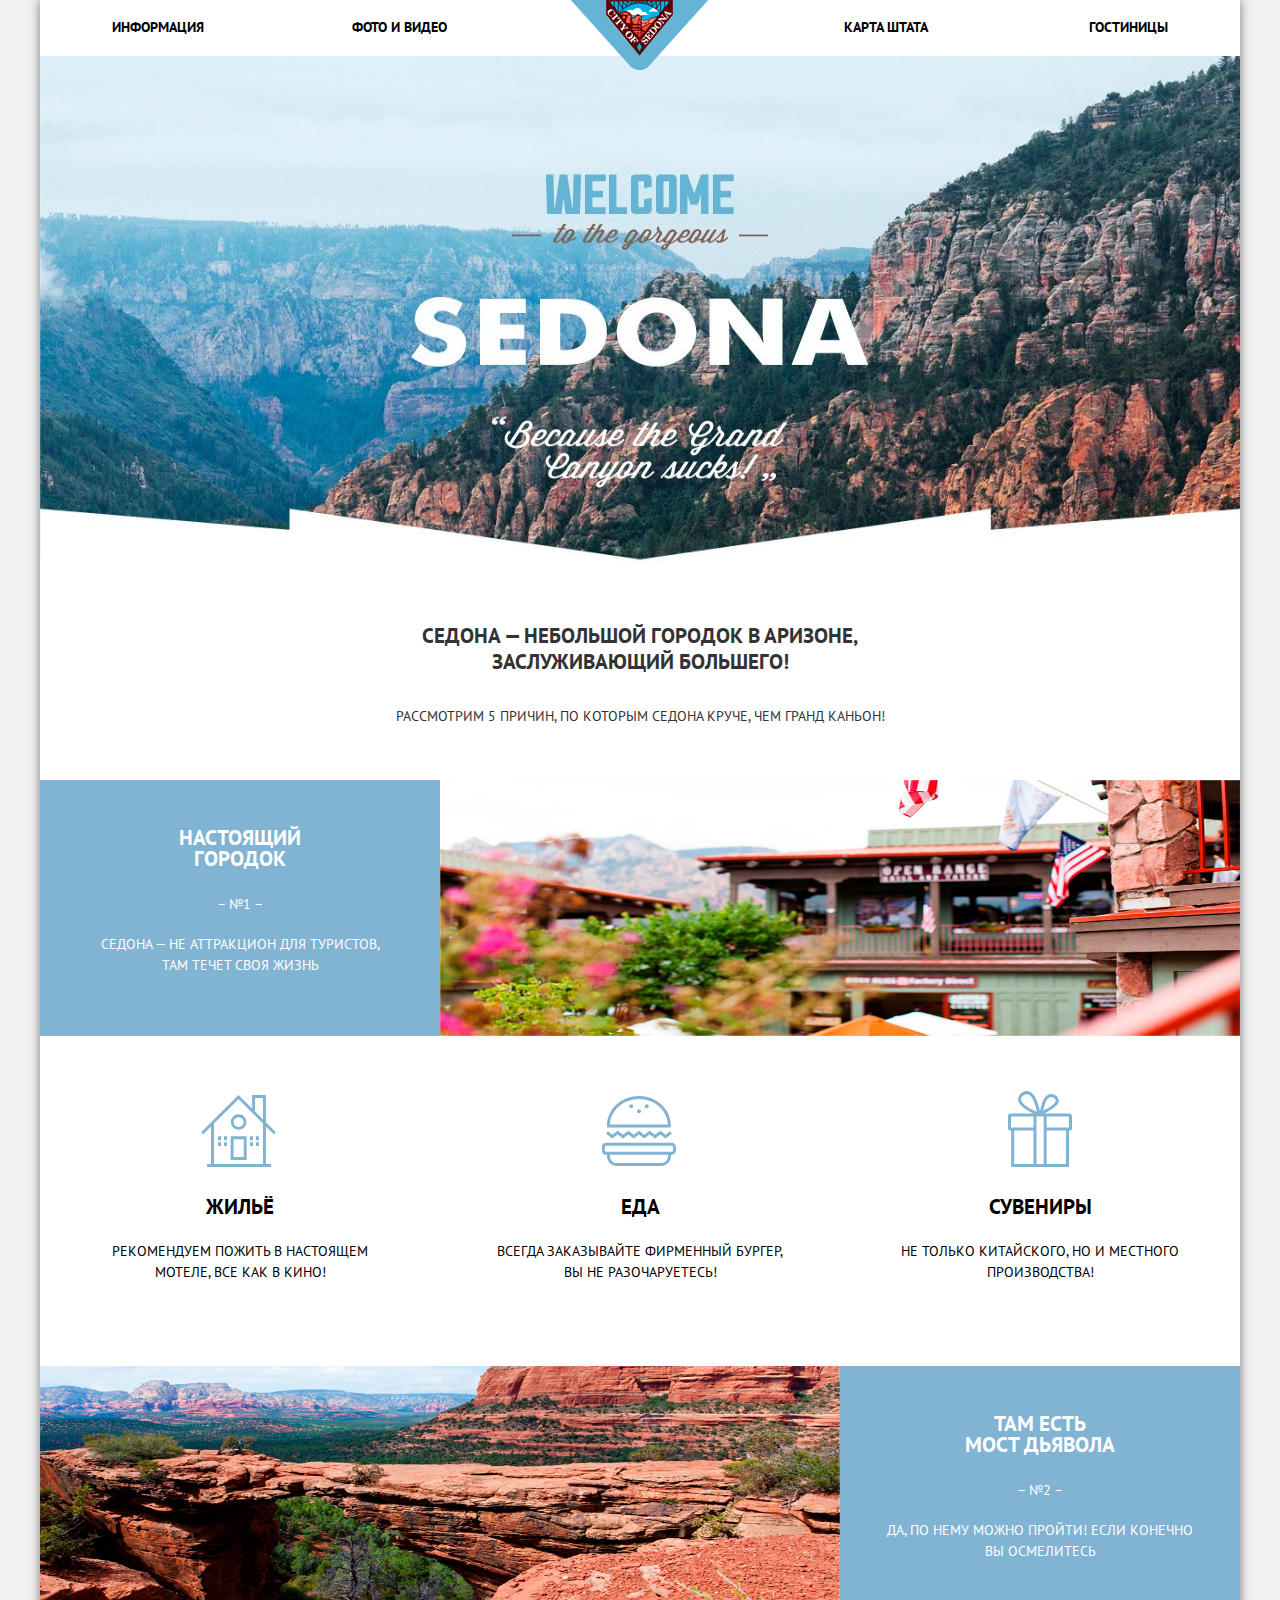
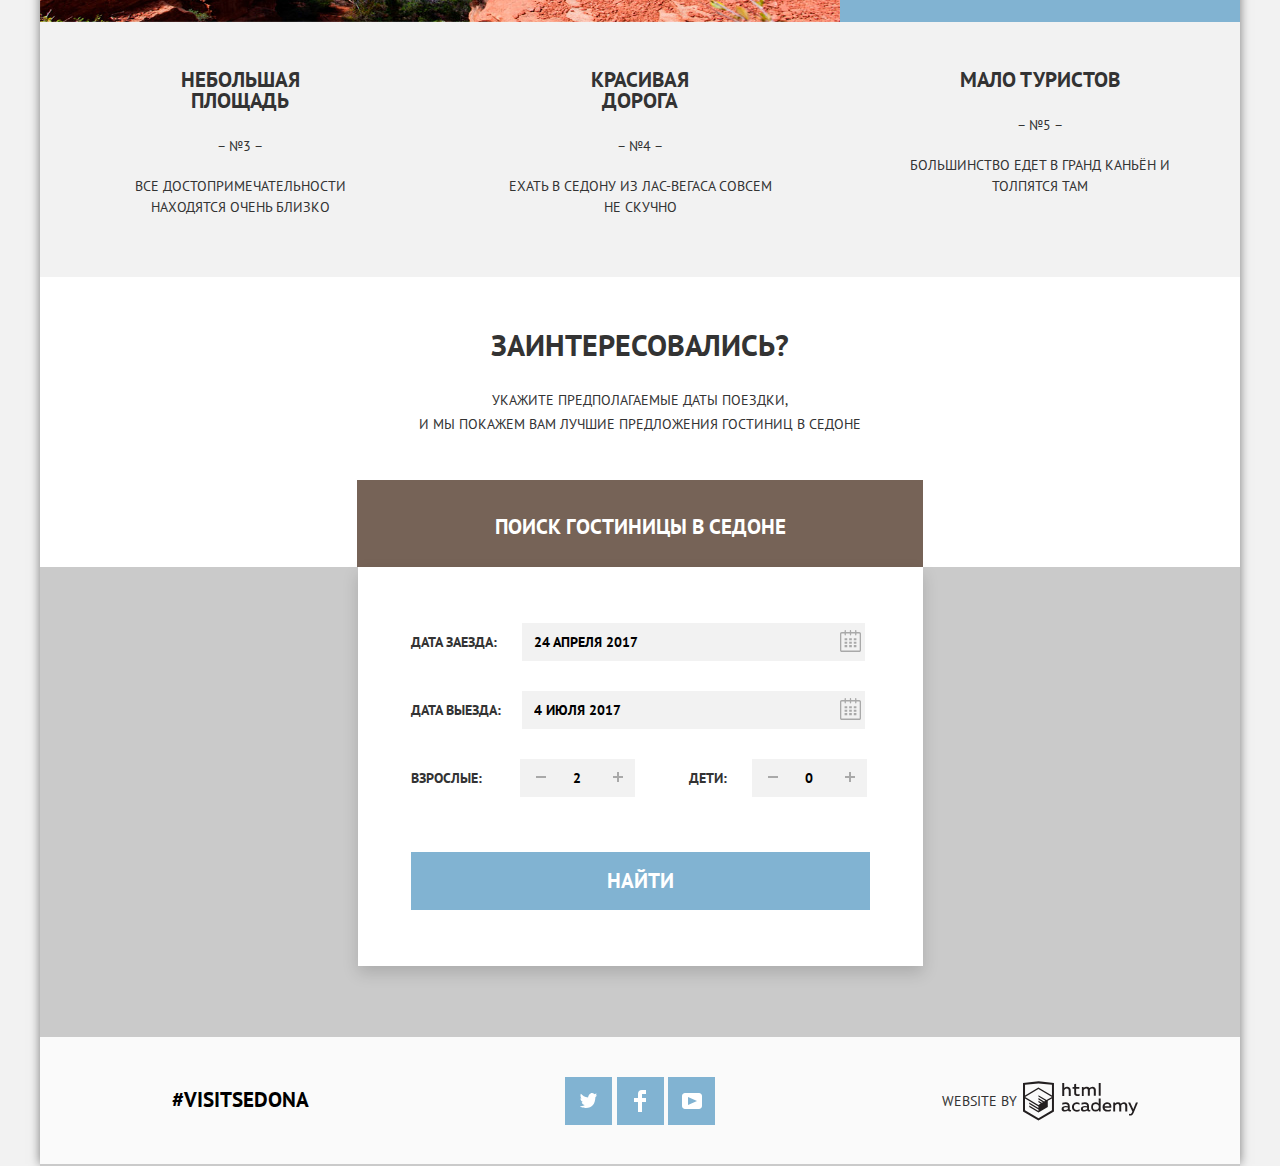
<file: index.html>
<!DOCTYPE html>
<html lang="ru">
<head>
    <meta charset="utf-8">
    <title>HTML Academy: Седона</title>
    <link href="https://fonts.googleapis.com/css?family=PT+Sans:400,700&amp;subset=cyrillic" rel="stylesheet" />
    <link rel="stylesheet" type="text/css" href="css/normalize.css" />
    <link rel="stylesheet" type="text/css" href="css/style-min.css" />
</head>
<body>
    <div class="container">
        <header class="main-header">
            <nav class="main-navigation">
                <a class="main-navigation-logo">
                    <img src="img/logo-sedona.png" width="138" height="70" alt="LogoSedona">
                </a>
                <ul class="site-navigation">
                    <li class="nav-one"><a href="#">Информация</a>
                    </li>
                    <li class="nav-two"><a href="#">Фото и видео</a>
                    </li>
                    <li class="nav-three"><a href="#">Карта Штата</a>
                    </li>
                    <li class="nav-four"><a href="hotels.html">Гостиницы</a>
                    </li>
                </ul>
            </nav>
        </header>
        <main>
            <div class="promo-block">
                <img src="img/intro.jpg" alt="main-header-img" width="1200" height="507">
            </div>
            <section class="features-title">
                <p class="title-one">
                    СЕДОНА &mdash; небольшой городок в АРИЗОНЕ, заслуживающий большего!
                </p>
                <p class="title-two">
                    Рассмотрим 5 причин, по которым Седона круче, чем гранд каньон!
                </p>
            </section>
            <section>
                <div class="blue-couse-wrapper couse-wrapper">
                    <div class="couse couse-blue-one">
                        <h2>Настоящий городок</h2>
                        <span>– №1 –</span>
                        <p>Седона &mdash; не аттракцион для туристов, там течет своя жизнь
                        </p>
                    </div>
                    <div class="couse-image">
                        <img src="img/city-image.jpg" alt="city-image" width="800" height="256">
                    </div>
                </div>
                <section class="features">
                    <div class="features-item features-item-one">
                        <h2>Жильё</h2>
                        <p>Рекомендуем пожить в настоящем мотеле, все как в кино!</p>
                    </div>
                    <div class="features-item features-item-two">
                        <h2>Еда</h2>
                        <p>Всегда заказывайте фирменный бургер,
                            <br> Вы не разочаруетесь!</p>
                    </div>
                    <div class="features-item features-item-three">
                        <h2>Сувениры</h2>
                        <p>Не только китайского, но и местного производства!</p>
                    </div>
                </section>
                <div class="blue-couse-wrapper couse-wrapper">
                    <div class="couse-image">
                        <img src="img/canyon-image.jpg" alt="canyon-image" width="800" height="256">
                    </div>
                    <div class="couse couse-blue-two">
                        <h2>Там есть<br>мост дьявола</h2>
                        <span>– №2 –</span>
                        <p>Да, по нему можно пройти! Если конечно вы осмелитесь</p>
                    </div>
                </div>
                <section class="couse-wrapper wrapper-gray">
                    <div class="couse couse-gray">
                        <h2>Небольшая Площадь</h2>
                        <span>– №3 –</span>
                        <p>Все достопримечательности находятся очень близко</p>
                    </div>
                    <div class="couse couse-gray couse-gray-middle">
                        <h2 class="nice-road">Красивая Дорога</h2>
                        <span>– №4 –</span>
                        <p>Ехать в седону из лас-вегаса совсем не скучно</p>
                    </div>
                    <div class="couse couse-gray">
                        <h2 class="min-turist">Мало Туристов</h2>
                        <span>– №5 –</span>
                        <p>Большинство едет в гранд каньён и толпятся там</p>
                    </div>
                </section>
            </section>
            <section class="interest">
                <div class="interest-text">
                    <h2>Заинтересовались?</h2>
                    <p>Укажите предполагаемые даты поездки,
                        <br> и мы покажем вам лучшие предложения гостиниц в Седоне</p>
                    <a href="#" class="search-hotel-button">Поиск гостиницы в седоне</a>
                </div>
            </section>
        <div class="modal-search modal-open">
            <form class="search-form" action="https://echo.htmlacademy.ru" method="post">
                <div class="search-form-content">
                    <div class="in-row">
                        <label for="date-in">Дата заезда:</label>
                        <input type="text" id="date-in" value="24 апреля 2017">
                        <span class="visually-hidden">Calendar-icon</span>
                        <a href="#" class="calendar-icon">
                            <svg xmlns="http://www.w3.org/2000/svg" width="21" height="22" viewBox="0 0 21 22">
                                <path fill="#a9a9a9" d="M19.251 2.025h-2.845V.648c0-.381-.294-.689-.656-.689-.363 0-.656.308-.656.689v1.377h-3.938V.648c0-.381-.294-.689-.655-.689-.363 0-.657.308-.657.689v1.377H5.906V.648c0-.381-.294-.689-.656-.689-.363 0-.657.308-.657.689v1.377H1.75C.784 2.025 0 2.847 0 3.862v16.302C0 21.179.784 22 1.75 22h17.501c.966 0 1.749-.821 1.749-1.836V3.862c0-1.015-.783-1.837-1.749-1.837zm.437 18.139a.448.448 0 0 1-.437.459H1.75a.45.45 0 0 1-.438-.459V3.862a.45.45 0 0 1 .438-.459h2.844v1.378c0 .381.294.689.657.689.362 0 .656-.308.656-.689V3.403h3.938v1.378c0 .381.294.689.657.689.361 0 .655-.308.655-.689V3.403h3.938v1.378c0 .381.293.689.656.689.362 0 .656-.308.656-.689V3.403h2.845c.241 0 .437.206.437.459v16.302z" />
                                <path fill="#a9a9a9" d="M4.594 8.225h2.625v2.066H4.594zM4.594 11.668h2.625v2.067H4.594zM4.594 15.112h2.625v2.066H4.594zM9.188 15.112h2.625v2.066H9.188zM9.188 11.668h2.625v2.067H9.188zM9.188 8.225h2.625v2.066H9.188zM13.781 15.112h2.625v2.066h-2.625zM13.781 11.668h2.625v2.067h-2.625zM13.781 8.225h2.625v2.066h-2.625z" />
                            </svg>
                        </a>
                    </div>
                    <div class="out-row">
                        <label for="date-out">Дата выезда:</label>
                        <input type="text" id="date-out" value="4 июля 2017">
                        <span class="visually-hidden">Calendar-icon</span>
                        <a href="#" class="calendar-icon">
                            <svg xmlns="http://www.w3.org/2000/svg" width="21" height="22" viewBox="0 0 21 22">
                                <path fill="#a9a9a9" d="M19.251 2.025h-2.845V.648c0-.381-.294-.689-.656-.689-.363 0-.656.308-.656.689v1.377h-3.938V.648c0-.381-.294-.689-.655-.689-.363 0-.657.308-.657.689v1.377H5.906V.648c0-.381-.294-.689-.656-.689-.363 0-.657.308-.657.689v1.377H1.75C.784 2.025 0 2.847 0 3.862v16.302C0 21.179.784 22 1.75 22h17.501c.966 0 1.749-.821 1.749-1.836V3.862c0-1.015-.783-1.837-1.749-1.837zm.437 18.139a.448.448 0 0 1-.437.459H1.75a.45.45 0 0 1-.438-.459V3.862a.45.45 0 0 1 .438-.459h2.844v1.378c0 .381.294.689.657.689.362 0 .656-.308.656-.689V3.403h3.938v1.378c0 .381.294.689.657.689.361 0 .655-.308.655-.689V3.403h3.938v1.378c0 .381.293.689.656.689.362 0 .656-.308.656-.689V3.403h2.845c.241 0 .437.206.437.459v16.302z" />
                                <path fill="#a9a9a9" d="M4.594 8.225h2.625v2.066H4.594zM4.594 11.668h2.625v2.067H4.594zM4.594 15.112h2.625v2.066H4.594zM9.188 15.112h2.625v2.066H9.188zM9.188 11.668h2.625v2.067H9.188zM9.188 8.225h2.625v2.066H9.188zM13.781 15.112h2.625v2.066h-2.625zM13.781 11.668h2.625v2.067h-2.625zM13.781 8.225h2.625v2.066h-2.625z" />
                            </svg>
                        </a>
                    </div>
                    <div class="adults-numb">
                        <label for="adults-numb">Взрослые:</label>
                        <span class="input-wrapp">
                            <button class="search-minus adults-minus" type="button"></button>
                            <input type="text" value="2" id="adults-numb">
                            <button class="search-plus adults-plus" type="button"></button>
                        </span>
                    </div>
                    <div class="kids-numb">
                        <label for="kids-numb">Дети:</label>
                        <span class="input-wrapp">
                            <button class="search-minus kids-minus" type="button"></button>
                            <input type="text" value="0" id="kids-numb">
                            <button class="search-plus kids-plus" type="button"></button>
                        </span>
                    </div>
                    <input class="button-index-form" type="submit" value="Найти">
                </div>
            </form>
        </div>
            <div class="map">
                <iframe class="iframe-index" src="https://www.google.com/maps/embed?pb=!1m18!1m12!1m3!1d52385.180505982906!2d-111.83015803238298!3d34.85437338102221!2m3!1f0!2f0!3f0!3m2!1i1024!2i768!4f13.1!3m3!1m2!1s0x872da132f942b00d%3A0x5548c523fa6c8efd!2z0KHQtdC00L7QvdCwLCDQkNGA0LjQt9C-0L3QsCA4NjMzNiwg0KHQqNCQ!5e0!3m2!1sru!2snl!4v1512517973491" width="1200" height="592" allowfullscreen>
                </iframe>
            </div>
        </main>
        <footer class="footer-index">
            <div class="visitsedona-footer-link">
                <a href="#">#visitsedona</a>
            </div>
            <div class="social-links">
                <ul class="social-links-list">
                    <li>
                        <a href="#twitter" class="social-button">
                            <span class="visually-hidden">twitter</span>
                            <svg class="twitter" xmlns="http://www.w3.org/2000/svg" xmlns:xlink="http://www.w3.org/1999/xlink" width="17" height="15" viewBox="0 0 17 15">
                                <path fill="#fff" d="M10.95.144c1.685-.496 2.984.27 3.577 1.179.673-.231 1.331-.481 2.011-.708a2.345 2.345 0 0 1-.857 1.768c.685.17 1.304-.491 1.304-.491-.169 1-1.006 1.788-1.563 2.024-.231 6.75-3.175 11.217-10.077 11.082h-.446c-.41 0-4.164-.46-4.898-1.887 2.271.196 3.893-.422 4.693-1.177-.96-.3-2.679-.477-2.979-2.95.349.106.564.228 1.19.119C1.705 8.247.374 7.53.448 5.33c.285.328 1.067.536 1.34.472C1.085 5.561-.182 2.442.894.85c1.818 1.854 3.735 3.606 7.152 3.773C8.254 2.33 9.183.793 10.95.144z" />
                            </svg>
                        </a>
                    </li>
                    <li>
                        <a href="#facebook" class="social-button">
                            <span class="visually-hidden">facebook</span>
                            <svg xmlns="http://www.w3.org/2000/svg" width="12" height="22" viewBox="0 0 12 22">
                                <path fill="#fff" d="M12 4V0H8a4 4 0 0 0-4 4v4H0v4h4v10h4V12h4V8H8V4h4z" />
                            </svg>
                        </a>
                    </li>
                    <li>
                        <a href="#youtube" class="social-button">
                            <span class="visually-hidden">youtube</span>
                            <svg xmlns="http://www.w3.org/2000/svg" xmlns:xlink="http://www.w3.org/1999/xlink" width="20" height="16" viewBox="0 0 20 16">
                                <path fill="#fff" d="M17 0H3C1.35 0 0 1.35 0 3v10c0 1.65 1.35 3 3 3h14c1.65 0 3-1.35 3-3V3c0-1.65-1.35-3-3-3zM6.027 11.998V4.002L15.014 8l-8.987 3.998z" />
                            </svg>

                        </a>
                    </li>
                </ul>
            </div>
            <div class="dev-wrapper">
                <span class="dev-by">Website by</span>
                <a href="https://htmlacademy.ru/" class="developer-text">
                    <span class="visually-hidden">HTML Academy</span>
                    <svg id="Layer_1" data-name="Layer 1" xmlns="http://www.w3.org/2000/svg" viewBox="0 0 108.08 36.85">
                        <title>logo-htmlacademy-small1</title>
                        <path d="M44.61,26.88a2,2,0,0,0,.55-0.1v1.33a3.25,3.25,0,0,1-1.18.21,1.67,1.67,0,0,1-1.67-1,4.84,4.84,0,0,1-3.14,1.08c-1.51,0-2.91-.83-2.91-2.55,0-2.13,2-2.79,3.71-2.79a11.08,11.08,0,0,1,2.17.25v-0.3c0-1-.76-1.77-2.19-1.77a7.42,7.42,0,0,0-3,.64v-1.7a10.21,10.21,0,0,1,3.19-.55c2.36,0,3.81,1.12,3.81,3.65v3a0.54,0.54,0,0,0,.49.59h0.17Zm-6.44-1.13A1.35,1.35,0,0,0,39.63,27h0.11a3.39,3.39,0,0,0,2.41-1V24.58a9.72,9.72,0,0,0-1.81-.21c-1,0-2.16.33-2.16,1.38h0Zm12.36-6.11a5,5,0,0,1,2.57.64V22a4.08,4.08,0,0,0-2.3-.7,2.75,2.75,0,1,0,0,5.49,5,5,0,0,0,2.43-.64v1.71a6.27,6.27,0,0,1-2.76.57A4.21,4.21,0,0,1,46,24.51q0-.21,0-0.41a4.32,4.32,0,0,1,4.18-4.46h0.38Zm12.17,7.24a2,2,0,0,0,.55-0.1v1.33a3.25,3.25,0,0,1-1.18.21,1.67,1.67,0,0,1-1.67-1,4.84,4.84,0,0,1-3.14,1.08c-1.51,0-2.91-.83-2.91-2.55,0-2.13,2-2.79,3.71-2.79a11.08,11.08,0,0,1,2.17.25v-0.3c0-1-.76-1.77-2.19-1.77a7.42,7.42,0,0,0-3,.64v-1.7a10.21,10.21,0,0,1,3.19-.55c2.36,0,3.81,1.12,3.81,3.65v3a0.54,0.54,0,0,0,.49.59h0.17Zm-6.44-1.13A1.35,1.35,0,0,0,57.73,27h0.11a3.39,3.39,0,0,0,2.41-1V24.58a9.72,9.72,0,0,0-1.81-.21c-1.06,0-2.16.33-2.16,1.38h0ZM73,16V28.2H71.35V26.88a3.88,3.88,0,0,1-3.19,1.54,4.4,4.4,0,0,1,0-8.78,3.81,3.81,0,0,1,3,1.3V16H73Zm-4.53,5.22a2.76,2.76,0,1,0,0,5.52A2.86,2.86,0,0,0,71.15,25V23A2.91,2.91,0,0,0,68.49,21.27ZM79,19.64c3.31,0,4.46,2.68,3.92,5.09H76.7c0.21,1.5,1.67,2.11,3.19,2.11a6.11,6.11,0,0,0,2.64-.59v1.6a7.14,7.14,0,0,1-3,.57C77,28.42,74.78,27,74.78,24a4.18,4.18,0,0,1,4-4.39H79Zm0.09,1.54a2.28,2.28,0,0,0-2.44,2.1v0.06H81.3A2,2,0,0,0,79.13,21.18Zm5.73,7V19.87h1.65v1a3.81,3.81,0,0,1,2.78-1.27A2.86,2.86,0,0,1,91.89,21a4.12,4.12,0,0,1,2.91-1.33A3.06,3.06,0,0,1,98,23V28.2h-1.9V23.05a1.59,1.59,0,0,0-1.42-1.75H94.42a2.8,2.8,0,0,0-2.07,1.12V28.2h-1.9V23.05A1.59,1.59,0,0,0,89,21.31H88.8a3,3,0,0,0-2.21,1.29v5.63H84.86Zm21.31-8.33h1.9l-3.91,9.46c-0.9,2.17-2.09,2.86-3.35,2.86a4.76,4.76,0,0,1-1.1-.14V30.46a2.86,2.86,0,0,0,.85.12c0.9,0,1.58-.64,2.07-1.9l0.17-.42-4-8.4h2l2.86,6.29ZM38.73,1.46V6.22a3.81,3.81,0,0,1,2.7-1.14,3.25,3.25,0,0,1,3.44,3.4v5.15H43V8.72a1.81,1.81,0,0,0-1.61-2h-0.3a2.93,2.93,0,0,0-2.32,1.39v5.52h-1.9V1.46h1.9ZM49.94,2.31v3h3V6.91h-3v3.81c0,1.1.5,1.46,1.58,1.46a4.49,4.49,0,0,0,1.69-.33v1.6A6.8,6.8,0,0,1,51,13.8a2.55,2.55,0,0,1-2.86-2.74V6.89H46.58V5.26h1.5V2.74Zm5.4,11.31V5.28H57v1A3.81,3.81,0,0,1,59.77,5a2.86,2.86,0,0,1,2.6,1.33A4.12,4.12,0,0,1,65.28,5,3.06,3.06,0,0,1,68.44,8.4v5.21h-1.9V8.46a1.59,1.59,0,0,0-1.42-1.75H64.89a2.8,2.8,0,0,0-2.07,1.12v5.78h-1.9V8.46A1.59,1.59,0,0,0,59.5,6.71H59.27A3,3,0,0,0,57.06,8v5.63H55.34ZM71.17,1.45H73V13.6H71.17V1.45ZM14.71,0H14.55L0,1.54V28.21l14.55,8.66,14.55-8.66V1.54Zm12.5,27.1L14.55,34.64,1.9,27.12V16.18l12.59,7.5V25L5.86,19.9v1.31l8.68,5.21v1.39L5.87,22.65V24l8.68,5.21,8.75-5.24V18.31L27.2,16V27.12Zm0-12.53-3.48,2-1.6,1L14.51,13v1.31L21,18.23H21l-0.14.09-1,.54-5.37-3.2V17l4.24,2.52-1,.67-3.2-1.9v1.31l2.1,1.24L14.5,22.1,2,14.65,14.51,7.11Zm0-1.32L14.49,5.76,1.91,13.25v-10L14.56,1.92,27.21,3.25v10h0Z" transform="translate(0 -0.02)" fill="#231f20" />
                    </svg>
                </a>
            </div>
        </footer>
    </div>
</body>
</html>
</file>
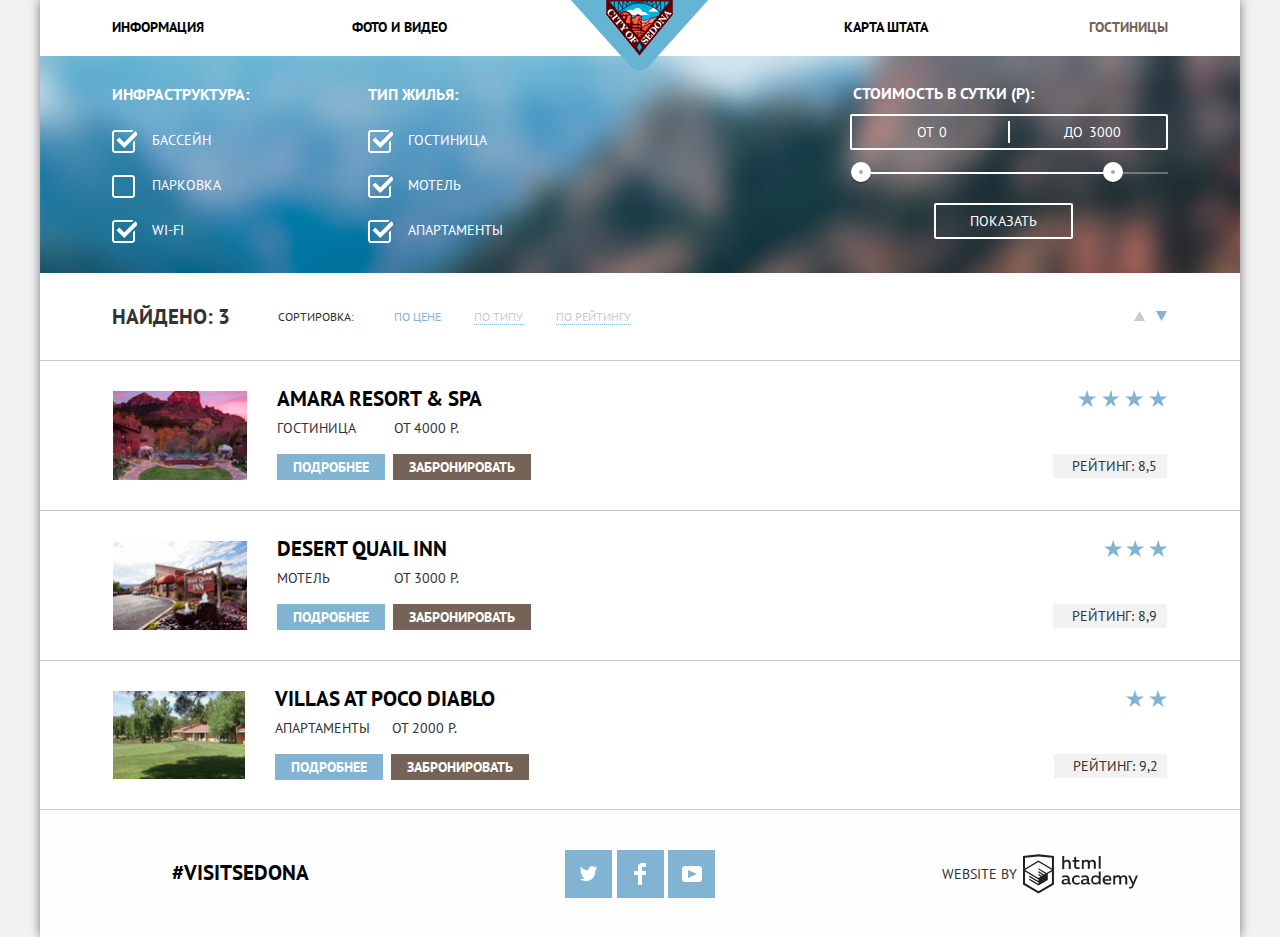
<file: hotels.html>
<!DOCTYPE html>
<html lang="ru">
<head>
    <meta charset="utf-8">
    <title>Отели</title>
    <link href="https://fonts.googleapis.com/css?family=PT+Sans:400,700&amp;subset=cyrillic" rel="stylesheet" />
    <link rel="stylesheet" type="text/css" href="css/normalize.css" />
    <link rel="stylesheet" type="text/css" href="css/style.css" />
</head>
<body>
    <div class="container">
        <header class="main-header">
            <nav class="main-navigation">
                <a href="index.html" class="main-navigation-logo">
                    <img src="img/logo-sedona.png" width="138" height="70" alt="LogoSedona">
                </a>
                <ul class="site-navigation">
                    <li class="nav-one"><a href="#">Информация</a>
                    </li>
                    <li class="nav-two"><a href="#">Фото и видео</a>
                    </li>
                    <li class="nav-three"><a href="#">Карта Штата</a>
                    </li>
                    <li class="nav-four"><a class="active">Гостиницы</a>
                    </li>
                </ul>
            </nav>
        </header>
        <section class="infrastructure-form">
            <form action="https://echo.htmlacademy.ru" method="get" class="chose-housing">
                <div class="infrastructure">
                    <h2 class="infrastructure-housetype-price">Инфраструктура:</h2>
                    <input class="filter-checkbox" type="checkbox" name="swim" value="swim" id="swim-pool" checked>
                    <label for="swim-pool">
                        <span>Бассейн</span>
                    </label>
                    <input class="filter-checkbox" type="checkbox" name="parking" value="parking" id="parking">
                    <label for="parking">
                        <span>Парковка</span>
                    </label>
                    <input class="filter-checkbox" type="checkbox" name="wi-fi" value="wifi" id="wireless" checked>
                    <label for="wireless">
                        <span>Wi-FI</span>
                    </label>
                </div>
                <div class="type-of-house">
                    <h2 class="infrastructure-housetype-price">Тип Жилья:</h2>
                    <input class="filter-checkbox" type="checkbox" name="hotel" value="hotel" id="hotel" checked>
                    <label for="hotel">
                        <span>Гостиница</span>
                    </label>
                    <input class="filter-checkbox" type="checkbox" name="motel" value="motel" id="motel" checked>
                    <label for="motel">
                        <span>Мотель</span>
                    </label>
                    <input class="filter-checkbox" type="checkbox" name="apartments" value="appartments" id="appartments" checked>
                    <label for="appartments">
                        <span>Апартаменты</span>
                    </label>
                </div>
                <div class="filter-range">
                    <div class="filter-range-title">Стоимость в сутки (р):</div>
                    <div class="price-controls">
                        <label class="min-price">от
                            <input type="text" name="min-price" value="0">
                        </label>
                        <label class="max-price">до
                            <input type="text" name="max-price" value="3000">
                        </label>
                    </div>
                    <div class="range-controls">
                        <div class="scale">
                            <div class="bar"></div>
                        </div>
                        <div class="range-toggle range-toggle-min"></div>
                        <div class="range-toggle range-toggle-max"></div>
                    </div>
                    <button class="btn-transparent" type="submit">Показать</button>
                </div>
            </form>
        </section>
        <div class="find-results">
            <h2>Найдено: 3</h2>
            <span class="sort-text-style">Сортировка:</span>
            <ul>
                <li><a href="#" class="type-rating-style active-sort">по цене</a>
                </li>
                <li><a href="#" class="type-rating-style">по типу</a>
                </li>
                <li><a href="#" class="type-rating-style">по рейтингу</a>
                </li>
            </ul>
            <div class="arrows">
                <!--Ссылка для сортировки вверх-->
                <a class="arrow arrow-up" href="#">
                    <span class="visually-hidden">Сортировка вверх</span>
                    <svg xmlns="http://www.w3.org/2000/svg" width="11" height="10" viewBox="0 0 11 10">
                        <path fill="#cacaca" d="M5.5 0L0 10h11z" />
                    </svg>
                </a>
                <!--Ссылка для сортировки вниз-->
                <a class="arrow arrow-down" href="#">
                    <span class="visually-hidden">Сортировка вниз</span>
                    <svg xmlns="http://www.w3.org/2000/svg" width="11" height="10" viewBox="0 0 11 10">
                        <path fill="#81b3d2" d="M5.5 10L0 0h11" />
                    </svg>
                </a>
            </div>
        </div>
        <section>
            <article class="hotels">
                <img src="img/img-hotel-1.jpg" alt="img1">
                <div class="hotel-description">
                    <h2 class="hotel-name"><a href="#">Amara Resort &amp; Spa</a></h2>
                    <span>Гостиница</span>
                    <span>От 4000 Р.</span>
                    <a href="#" class="more-info">подробнее</a>
                    <a href="#" class="book-it">забронировать</a>
                </div>
                <div class="rating">
                    <span class="stars star-one">
                        <span class="visually-hidden">4 звезды</span>
                    </span>
                    <p>Рейтинг: 8,5</p>
                </div>
            </article>
            <article class="hotels">
                <img src="img/img-hotel-2.jpg" alt="img2">
                <div class="hotel-description">
                    <h2 class="hotel-name"><a href="#">Desert quail inn</a></h2>
                    <span>Мотель</span>
                    <span>От 3000 Р.</span>
                    <a href="#" class="more-info">подробнее</a>
                    <a href="#" class="book-it">забронировать</a>
                </div>
                <div class="rating">
                    <span class="stars star-two">
                        <span class="visually-hidden">3 звезды</span>
                    </span>
                    <p>Рейтинг: 8,9</p>
                </div>
            </article>
            <article class="hotels last-result">
                <img src="img/img-hotel-3.jpg" alt="img3">
                <div class="hotel-description">
                    <h2 class="hotel-name"><a href="#">Villas at poco diablo</a></h2>
                    <span>Апартаменты</span>
                    <span>От 2000 Р.</span>
                    <a href="#" class="more-info">подробнее</a>
                    <a href="#" class="book-it">забронировать</a>
                </div>
                <div class="rating">
                    <span class="stars star-three">
                        <span class="visually-hidden">2 звезды</span>
                    </span>
                    <p>Рейтинг: 9,2</p>
                </div>
            </article>
        </section>
        <footer>
            <div class="visitsedona-footer-link">
                <a href="#">#visitsedona</a>
            </div>
            <div class="social-links">
                <ul class="social-links-list">
                    <li>
                        <a href="#twitter" class="social-button">
                            <span class="visually-hidden">twitter</span>
                            <svg class="twitter" xmlns="http://www.w3.org/2000/svg" xmlns:xlink="http://www.w3.org/1999/xlink" width="17" height="15" viewBox="0 0 17 15">
                                <path fill="#fff" d="M10.95.144c1.685-.496 2.984.27 3.577 1.179.673-.231 1.331-.481 2.011-.708a2.345 2.345 0 0 1-.857 1.768c.685.17 1.304-.491 1.304-.491-.169 1-1.006 1.788-1.563 2.024-.231 6.75-3.175 11.217-10.077 11.082h-.446c-.41 0-4.164-.46-4.898-1.887 2.271.196 3.893-.422 4.693-1.177-.96-.3-2.679-.477-2.979-2.95.349.106.564.228 1.19.119C1.705 8.247.374 7.53.448 5.33c.285.328 1.067.536 1.34.472C1.085 5.561-.182 2.442.894.85c1.818 1.854 3.735 3.606 7.152 3.773C8.254 2.33 9.183.793 10.95.144z" />
                            </svg>
                        </a>
                    </li>
                    <li>
                        <a href="#facebook" class="social-button">
                            <span class="visually-hidden">facebook</span>
                            <svg xmlns="http://www.w3.org/2000/svg" width="12" height="22" viewBox="0 0 12 22">
                                <path fill="#fff" d="M12 4V0H8a4 4 0 0 0-4 4v4H0v4h4v10h4V12h4V8H8V4h4z" />
                            </svg>
                        </a>
                    </li>
                    <li>
                        <a href="#youtube" class="social-button">
                            <span class="visually-hidden">youtube</span>
                            <svg xmlns="http://www.w3.org/2000/svg" xmlns:xlink="http://www.w3.org/1999/xlink" width="20" height="16" viewBox="0 0 20 16">
                                <path fill="#fff" d="M17 0H3C1.35 0 0 1.35 0 3v10c0 1.65 1.35 3 3 3h14c1.65 0 3-1.35 3-3V3c0-1.65-1.35-3-3-3zM6.027 11.998V4.002L15.014 8l-8.987 3.998z" />
                            </svg>

                        </a>
                    </li>
                </ul>
            </div>
            <div class="dev-wrapper">
                <span class="dev-by">Website by</span>
                <a href="https://htmlacademy.ru/" class="developer-text">
                    <span class="visually-hidden">HTML Academy</span>
                    <svg id="Layer_1" data-name="Layer 1" xmlns="http://www.w3.org/2000/svg" viewBox="0 0 108.08 36.85">
                        <title>logo-htmlacademy-small1</title>
                        <path d="M44.61,26.88a2,2,0,0,0,.55-0.1v1.33a3.25,3.25,0,0,1-1.18.21,1.67,1.67,0,0,1-1.67-1,4.84,4.84,0,0,1-3.14,1.08c-1.51,0-2.91-.83-2.91-2.55,0-2.13,2-2.79,3.71-2.79a11.08,11.08,0,0,1,2.17.25v-0.3c0-1-.76-1.77-2.19-1.77a7.42,7.42,0,0,0-3,.64v-1.7a10.21,10.21,0,0,1,3.19-.55c2.36,0,3.81,1.12,3.81,3.65v3a0.54,0.54,0,0,0,.49.59h0.17Zm-6.44-1.13A1.35,1.35,0,0,0,39.63,27h0.11a3.39,3.39,0,0,0,2.41-1V24.58a9.72,9.72,0,0,0-1.81-.21c-1,0-2.16.33-2.16,1.38h0Zm12.36-6.11a5,5,0,0,1,2.57.64V22a4.08,4.08,0,0,0-2.3-.7,2.75,2.75,0,1,0,0,5.49,5,5,0,0,0,2.43-.64v1.71a6.27,6.27,0,0,1-2.76.57A4.21,4.21,0,0,1,46,24.51q0-.21,0-0.41a4.32,4.32,0,0,1,4.18-4.46h0.38Zm12.17,7.24a2,2,0,0,0,.55-0.1v1.33a3.25,3.25,0,0,1-1.18.21,1.67,1.67,0,0,1-1.67-1,4.84,4.84,0,0,1-3.14,1.08c-1.51,0-2.91-.83-2.91-2.55,0-2.13,2-2.79,3.71-2.79a11.08,11.08,0,0,1,2.17.25v-0.3c0-1-.76-1.77-2.19-1.77a7.42,7.42,0,0,0-3,.64v-1.7a10.21,10.21,0,0,1,3.19-.55c2.36,0,3.81,1.12,3.81,3.65v3a0.54,0.54,0,0,0,.49.59h0.17Zm-6.44-1.13A1.35,1.35,0,0,0,57.73,27h0.11a3.39,3.39,0,0,0,2.41-1V24.58a9.72,9.72,0,0,0-1.81-.21c-1.06,0-2.16.33-2.16,1.38h0ZM73,16V28.2H71.35V26.88a3.88,3.88,0,0,1-3.19,1.54,4.4,4.4,0,0,1,0-8.78,3.81,3.81,0,0,1,3,1.3V16H73Zm-4.53,5.22a2.76,2.76,0,1,0,0,5.52A2.86,2.86,0,0,0,71.15,25V23A2.91,2.91,0,0,0,68.49,21.27ZM79,19.64c3.31,0,4.46,2.68,3.92,5.09H76.7c0.21,1.5,1.67,2.11,3.19,2.11a6.11,6.11,0,0,0,2.64-.59v1.6a7.14,7.14,0,0,1-3,.57C77,28.42,74.78,27,74.78,24a4.18,4.18,0,0,1,4-4.39H79Zm0.09,1.54a2.28,2.28,0,0,0-2.44,2.1v0.06H81.3A2,2,0,0,0,79.13,21.18Zm5.73,7V19.87h1.65v1a3.81,3.81,0,0,1,2.78-1.27A2.86,2.86,0,0,1,91.89,21a4.12,4.12,0,0,1,2.91-1.33A3.06,3.06,0,0,1,98,23V28.2h-1.9V23.05a1.59,1.59,0,0,0-1.42-1.75H94.42a2.8,2.8,0,0,0-2.07,1.12V28.2h-1.9V23.05A1.59,1.59,0,0,0,89,21.31H88.8a3,3,0,0,0-2.21,1.29v5.63H84.86Zm21.31-8.33h1.9l-3.91,9.46c-0.9,2.17-2.09,2.86-3.35,2.86a4.76,4.76,0,0,1-1.1-.14V30.46a2.86,2.86,0,0,0,.85.12c0.9,0,1.58-.64,2.07-1.9l0.17-.42-4-8.4h2l2.86,6.29ZM38.73,1.46V6.22a3.81,3.81,0,0,1,2.7-1.14,3.25,3.25,0,0,1,3.44,3.4v5.15H43V8.72a1.81,1.81,0,0,0-1.61-2h-0.3a2.93,2.93,0,0,0-2.32,1.39v5.52h-1.9V1.46h1.9ZM49.94,2.31v3h3V6.91h-3v3.81c0,1.1.5,1.46,1.58,1.46a4.49,4.49,0,0,0,1.69-.33v1.6A6.8,6.8,0,0,1,51,13.8a2.55,2.55,0,0,1-2.86-2.74V6.89H46.58V5.26h1.5V2.74Zm5.4,11.31V5.28H57v1A3.81,3.81,0,0,1,59.77,5a2.86,2.86,0,0,1,2.6,1.33A4.12,4.12,0,0,1,65.28,5,3.06,3.06,0,0,1,68.44,8.4v5.21h-1.9V8.46a1.59,1.59,0,0,0-1.42-1.75H64.89a2.8,2.8,0,0,0-2.07,1.12v5.78h-1.9V8.46A1.59,1.59,0,0,0,59.5,6.71H59.27A3,3,0,0,0,57.06,8v5.63H55.34ZM71.17,1.45H73V13.6H71.17V1.45ZM14.71,0H14.55L0,1.54V28.21l14.55,8.66,14.55-8.66V1.54Zm12.5,27.1L14.55,34.64,1.9,27.12V16.18l12.59,7.5V25L5.86,19.9v1.31l8.68,5.21v1.39L5.87,22.65V24l8.68,5.21,8.75-5.24V18.31L27.2,16V27.12Zm0-12.53-3.48,2-1.6,1L14.51,13v1.31L21,18.23H21l-0.14.09-1,.54-5.37-3.2V17l4.24,2.52-1,.67-3.2-1.9v1.31l2.1,1.24L14.5,22.1,2,14.65,14.51,7.11Zm0-1.32L14.49,5.76,1.91,13.25v-10L14.56,1.92,27.21,3.25v10h0Z" transform="translate(0 -0.02)" fill="#231f20" />
                    </svg>
                </a>
            </div>
        </footer>
    </div>
</body>
</html>
</file>
<file: css/style-min.css>
.arrow-up:hover path,.calendar-icon:hover path{fill:#000}.btn-transparent,.chose-housing input,.chose-housing label,.search-form input[type=text],.search-form input[type=submit],.search-hotel-button,body{font-family:"PT Sans",Arial,sans-serif}.find-results li,.social-links-list li{list-style:none}.features-title,.infrastructure,.type-of-house{-webkit-box-orient:vertical;-webkit-box-direction:normal}.btn-transparent,.features,.filter-range,.search-form input[type=submit],.search-hotel-button,body{text-transform:uppercase}*,::after,::before{-webkit-box-sizing:inherit;box-sizing:inherit}.search-form-content,html{-webkit-box-sizing:border-box}html{box-sizing:border-box}body{margin:0;padding:0;color:#333;font-size:14px;line-height:24px;font-weight:500;background-color:#f2f2f2}.container{width:1200px;margin:0 auto;-webkit-box-shadow:0 0 10px rgba(0,0,0,.5);box-shadow:0 0 10px rgba(0,0,0,.5)}a{text-decoration:none}.main-navigation{min-height:56px;color:#000;background-color:#FFF;position:relative}.main-navigation-logo{display:block;position:absolute;top:0;left:531px}.couse-wrapper,.site-navigation{display:-webkit-box;display:-ms-flexbox}.visually-hidden:not(:focus):not(:active),input[type=checkbox].visually-hidden,input[type=radio].visually-hidden{position:absolute;width:1px;height:1px;margin:-1px;border:0;padding:0;white-space:nowrap;-webkit-clip-path:inset(100%);clip-path:inset(100%);clip:rect(0 0 0 0);overflow:hidden}.site-navigation{margin:0;display:flex;list-style:none;padding-left:72px;padding-right:72px}.site-navigation li{font-weight:700;width:240px}.main-navigation{padding-top:15px}.nav-one{width:240px;text-align:left}.nav-two{width:240px;margin-right:auto;text-align:left}.nav-three{margin-left:auto;text-align:right}.nav-four{width:240px;text-align:right}.site-navigation a.active,.site-navigation a.active:active,.site-navigation a.active:hover{color:#766357}.main-navigation a,.site-navigation a{color:#000}.main-navigation a:focus,.site-navigation a:focus{color:#333}.main-navigation a:hover,.site-navigation a:hover{color:#81b3d2}.promo-block{background-color:#fff;min-height:510px}.blue-couse-wrapper{background-color:#81b3d2;color:#fff}.couse-wrapper{display:flex}.wrapper-gray{text-align:center;min-width:400px;height:255px}.features-title{display:-webkit-box;display:-ms-flexbox;display:flex;-ms-flex-direction:column;flex-direction:column;-webkit-box-align:center;-ms-flex-align:center;align-items:center;min-height:210px;padding-top:32px;background-color:#FFF;text-align:center;font-size:14px;line-height:12px}.social-button,footer{-webkit-box-align:center}.features-title p:first-child{display:block;width:460px;font-weight:700;font-size:21px;line-height:26px}.features,footer{display:-webkit-box;display:-ms-flexbox}.features,.interest{font-weight:400;text-align:center}.couse,.features-item{width:400px;line-height:21px}.couse{min-height:250px;text-align:center;padding-top:30px;padding-left:70px;padding-right:70px}.couse-gray-middle{padding-right:60px;padding-left:60px}.couse-blue-one{padding-left:55px;padding-right:55px}.couse p{margin-top:19px}.couse-blue-two{padding-right:45px;padding-left:45px}.couse h2{padding-left:50px;padding-right:50px;margin-bottom:25px}.couse-gray-middle h2{padding-right:55px;padding-left:55px}.redistrub-1{padding:0;margin:0}.redistrub-2{margin-top:20px}.couse-image{height:256px}.features{display:flex;color:#000;background-color:#fff}.features-item{position:relative;padding-top:143px;padding-left:55px;padding-right:55px;min-height:330px}.features-item h2{margin-bottom:24px}.features-item::before{content:"";position:absolute;width:77px;height:77px;background-repeat:no-repeat}.features-item-one::before{top:59px;left:161px;background-image:url(../img/house.svg)}.features-item-two::before{top:60px;left:162px;background-image:url(../img/food.svg)}.features-item-three::before{top:55px;left:168px;background-image:url(../img/suvenirs.svg)}.interest{position:relative;padding-top:18px;min-height:290px;background-color:#FFF}.interest-text h2{margin-bottom:25px;margin-top:32px;font-weight:700;font-size:30px;line-height:36px}.interest-text p:first-child{font-weight:700;font-size:30px;line-height:36px}.search-hotel-button{display:block;top:205px;left:317px;width:566px;min-height:87px;padding-top:35px;margin-top:44px;margin-right:auto;margin-left:auto;font-size:21px;border:none;background-color:#766357;color:#fff;font-weight:700}.search-hotel-button:hover{background-color:#604e43}.search-hotel-button:active{background-color:#503e33;color:#cacaca}.modal-search{position:absolute;z-index:1;right:0;left:0;width:565px;min-height:395px;margin:0 auto;background-color:#fff;-webkit-box-shadow:0 7px 15px 0 rgba(0,0,0,.15);box-shadow:0 7px 15px 0 rgba(0,0,0,.15);font-weight:700;font-size:14px;line-height:26px}.search-form-content{background-color:#fff;padding:56px 53px;min-height:285px;box-sizing:border-box}.in-row,.out-row{position:relative;margin-bottom:30px}.calendar-icon:active path,.developer-text:focus path,.developer-text:hover path{fill:#81b3d2}.in-row label{margin-right:21px}.out-row label{margin-right:17px}.adults-numb{margin-right:50px}.adults-numb label{margin-right:34px}.kids-numb label{margin-right:21px}.search-form-content a{position:absolute;width:23px;height:23px;right:7px;top:7px}.search-form input[type=text]{width:343px;height:38px;background-color:#f2f2f2;border:none;color:#000;text-transform:uppercase;padding:0 40px 0 12px;-webkit-box-sizing:border-box;box-sizing:border-box;font-weight:700;font-size:14px}.search-form input:hover{background-color:#ebebeb}.search-form input:focus{background-color:#fff;outline:#e5e5e5 solid 2px}.search-form .adults-numb,.search-form .kids-numb{display:inline-block;-webkit-box-sizing:border-box;box-sizing:border-box;margin-bottom:55px}.search-form input[id=adults-numb],.search-form input[id=kids-numb]{width:115px;padding:0 40px;text-align:center;-webkit-box-sizing:border-box;box-sizing:border-box}.search-form .input-wrapp{width:114px;position:relative}.search-minus,.search-minus::before,.search-plus{display:block;position:absolute}.search-minus{left:0;top:-10px;width:36px;height:38px;border:none;-webkit-box-sizing:border-box;box-sizing:border-box;background-color:#f2f2f2}.search-minus::before{content:"";top:17px;left:16px;width:10px;height:2px;background-color:#a9a9a9}.search-minus:hover::before{background-color:#000}.search-minus:active::before{background-color:#81b3d2}.search-plus{right:0;top:-10px;width:36px;height:38px;border:none;-webkit-box-sizing:border-box;box-sizing:border-box;background-color:#f2f2f2}.search-plus::after,.search-plus::before{display:block;position:absolute;top:17px;left:14px;width:10px;background-color:#a9a9a9;content:"";height:2px}.search-plus::before{-webkit-transform:rotate(90deg);-ms-transform:rotate(90deg);transform:rotate(90deg)}.search-plus:hover::after,.search-plus:hover::before{background-color:#000}.search-plus:active::after,.search-plus:active::before{background-color:#81b3d2}.search-form input[type=submit]{width:100%;height:58px;font-size:21px;border:none;background-color:#81b3d2;color:#fff;font-weight:700}.search-form input[type=submit]:hover{background-color:#669ec0}.search-form input[type=submit]:active{background-color:#5496bd;color:#94b9d2}.map{background-color:#cacaca;min-height:592px}.iframe-index{border:none;width:1200px;height:592px}.hotel-search input[type=submit]:hover{background-color:#669ec0;color:#fff}.hotel-search input[type=submit]:active{background-color:#5496bd;color:#cacaca}footer{display:flex;position:relative;background-color:rgba(255,255,255,.9);min-height:120px;padding:36px 0;-ms-flex-align:center;align-items:center}.social-button,.social-links ul{display:-webkit-box;display:-ms-flexbox}.footer-index{margin-top:-129px}.social-links-list{margin:0;padding-left:125px;padding-right:125px}.visitsedona-footer-link{min-width:400px;text-align:center}.visitsedona-footer-link a{color:#000;font-size:21px;font-weight:700;text-align:center;text-decoration:none}.social-links ul{text-align:center;display:flex;-ms-flex-wrap:wrap;flex-wrap:wrap;-webkit-box-pack:justify;-ms-flex-pack:justify;justify-content:space-between;min-width:400px}.social-button{display:flex;-ms-flex-align:center;align-items:center;-webkit-box-pack:center;-ms-flex-pack:center;justify-content:center;width:47px;height:48px;background-color:#81b3d2}.social-button:hover{background-color:#669ec0}.social-button:active{background-color:#5496bd}.social-button:active svg{opacity:.3}.dev-wrapper{display:-webkit-box;display:-ms-flexbox;display:flex;width:400px;-webkit-box-align:center;-ms-flex-align:center;align-items:center;-webkit-box-pack:center;-ms-flex-pack:center;justify-content:center}.developer-text{display:block;padding-top:8px;padding-left:3px}.dev-by{display:inline-block;width:78px}.developer-text svg{width:115px;height:40px}.developer-text:active path{fill:#bdbbbc}.infrastructure{display:-webkit-box;display:-ms-flexbox;display:flex;-ms-flex-direction:column;flex-direction:column;min-height:160px}.infrastructure-housetype-price{font-weight:600;font-size:16px;line-height:21px;margin-bottom:28px}.infrastructure label{margin-bottom:25px;position:relative;display:block;cursor:pointer;-webkit-user-select:none;-moz-user-select:none;-ms-user-select:none;user-select:none}.filter-checkbox{display:none}.chose-housing,.type-of-house{display:-webkit-box;display:-ms-flexbox}.filter-checkbox+label{position:relative;line-height:20px;padding-left:40px;cursor:pointer}.filter-checkbox+label::before{content:"";position:absolute;left:0;top:0;width:25px;height:25px;background-image:url(../img/checkbox-off.svg);background-repeat:no-repeat}.filter-checkbox:checked+label::before{background-image:url(../img/checkbox-on.svg)}.type-of-house{display:flex;-ms-flex-direction:column;flex-direction:column;margin-left:119px}.type-of-house label{margin-bottom:25px}.filter-range{width:330px;color:#fff;margin-left:auto;-webkit-box-sizing:content-box;box-sizing:content-box}.filter-range-title{margin-bottom:5px;margin-left:15px;font-weight:600;font-size:16px;line-height:21px}.price-controls{position:relative;height:32px;margin-top:10px;margin-bottom:22px;margin-left:12px;font-size:0;border:2px solid #fff;border-radius:2px}.price-controls::after{content:"";position:absolute;top:50%;left:50%;width:2px;height:22px;background:#fff;-webkit-transform:translate(-50%,-50%);-ms-transform:translate(-50%,-50%);transform:translate(-50%,-50%)}.price-controls label{display:inline-block;font-size:14px;line-height:38px;vertical-align:top;cursor:pointer}.price-controls .max-price,.price-controls .min-price{line-height:5px;width:82px;padding-left:65px;padding-top:6px}.price-controls input{width:50px;margin:0;color:inherit;font:inherit;background:0 0;border:none}.range-controls{position:relative;margin-bottom:29px}.range-controls .scale{width:313px;margin-left:17px;background:rgba(255,255,255,.3)}.range-controls .bar{width:80%;height:2px;background:#fff}.range-toggle{position:absolute;top:-10px;width:4px;height:4px;background:#ababab;border:8px solid #fff;border-radius:50%;-webkit-box-shadow:0 2px 1px 0 rgba(0,1,1,.2);box-shadow:0 2px 1px 0 rgba(0,1,1,.2);cursor:pointer}.range-toggle:hover{-webkit-transform:scale(1.1);-ms-transform:scale(1.1);transform:scale(1.1)}.range-toggle-min{left:13px}.range-toggle-max{left:265px}.btn-transparent{display:block;margin:8px auto;padding:6px 34px;font-size:14px;line-height:20px;color:#fff;background:0 0;border:2px solid #fff;border-radius:2px;cursor:pointer}.find-results,.hotels{background-color:#fff}.btn-transparent:hover{background-color:#fff;color:#000}.chose-housing{display:flex;-ms-flex-pack:distribute;justify-content:space-around;-webkit-box-align:center;-ms-flex-align:center;align-items:center;height:217px;padding-left:72px;padding-right:72px;background-image:url(../img/inner-form-img.jpg);background-repeat:no-repeat}.find-results,.find-results ul{display:-webkit-box;display:-ms-flexbox}.chose-housing label{color:#fff}.chose-housing input{color:#fff;font-size:14px}.chose-housing h2{color:#fff;font-weight:700;margin-top:20px;margin-bottom:25px}.white-span{color:#fff}.find-results{display:flex;-webkit-box-align:center;-ms-flex-align:center;min-height:87px;font-size:12px;padding-top:32px}.find-results h2{font-size:21px;margin-left:72px;margin-top:0;margin-bottom:0}.sort-text-style{height:20px;margin-top:0;margin-left:48px}.find-results ul{display:flex;padding-left:25px;padding-right:25px;margin-top:0;margin-bottom:0}.arrows{margin-left:auto;margin-right:73px;margin-top:0}.arrow-up{padding-right:8px}.arrow-up:active path{fill:#81b3d2}.hotels{display:-webkit-box;display:-ms-flexbox;display:flex;height:150px;border-top:1px solid #cacaca;padding:20px 73px 30px}.hotel-description{width:300px;height:100px;padding-left:30px;padding-top:6px}.hotel-description h2{display:inline-block;margin:0;padding-bottom:5px}.hotel-description a:first-child{margin:0;padding:0}.hotel-description span{display:inline-block;margin-bottom:15px;margin-right:5px;min-width:108px}.hotel-description a{padding-left:16px;padding-right:16px}.hotel-name a{color:#000}.hotel-name a:hover{color:#81b3d2}.hotel-name a:active{color:#cacaca}.hotels img{margin-top:10px}.rating{margin-left:auto}.rating p{background-color:#f2f2f2;margin-top:34px;padding-left:19px}.star-one,.star-three,.star-two{margin-top:9px;background-image:url(../img/star.svg);background-repeat:space}.stars{display:block;width:90px;height:30px}.star-one{margin-left:25px;width:89px}.star-two{margin-left:51px;width:63px}.star-three{margin-left:72px;width:41px}.last-result{border-bottom:1px solid #cacaca}.type-rating-style{color:#cacaca;margin-left:33px;border-bottom:1px dotted #81b3d2}.type-rating-style:hover{color:#81b3d2}.type-rating-style:active{color:#000;border-bottom:none}.type-rating-style.active-sort{border:none;margin-left:15px;color:#81b3d2}.book-it,.more-info{color:#fff;font-weight:700;padding:4px;text-align:center;margin-right:4px}.more-info{background-color:#81b3d2}.book-it{background-color:#766357}.more-info:hover{background-color:#669ec0}.more-info:active{background-color:#5496bd;color:#cacaca}.book-it:hover{background-color:#604e43}.book-it:active{background-color:#503e33;color:#cacaca}
</file>
<file: css/style.css>
*,
*::before,
*::after {
    -webkit-box-sizing: inherit;
    box-sizing: inherit;
    ;
}

html {
    -webkit-box-sizing: border-box;
    box-sizing: border-box;
}

body {
    margin: 0;
    padding: 0;
    color: #333333;
    font-family: "PT Sans", "Arial", sans-serif;
    font-size: 14px;
    line-height: 24px;
    font-weight: 500;
    text-transform: uppercase;
    background-color: #f2f2f2;
}

.container {
    width: 1200px;
    margin: 0 auto;
    -webkit-box-shadow: 0 0 10px rgba(0, 0, 0, 0.5);
    box-shadow: 0 0 10px rgba(0, 0, 0, 0.5);/* Параметры тени */
}

a {
    text-decoration: none;
}
/*Header start*/

.main-navigation {
    min-height: 56px;
    color: #000000;
    background-color: #FFFFFF;
}

.main-navigation {
    position: relative;
}

.main-navigation-logo {
    display: block;
    position: absolute;
    top: 0;
    left: 531px;
}

.visually-hidden:not(:focus):not(:active),
input[type="checkbox"].visually-hidden,
input[type="radio"].visually-hidden {
    position: absolute;
    width: 1px;
    height: 1px;
    margin: -1px;
    border: 0;
    padding: 0;
    white-space: nowrap;
    -webkit-clip-path: inset(100%);
    clip-path: inset(100%);
    clip: rect(0 0 0 0);
    overflow: hidden;
}

.site-navigation {
    margin: 0;
    display: -webkit-box;
    display: -ms-flexbox;
    display: flex;
    list-style: none;
    padding-left: 72px;
    padding-right: 72px;
}

.site-navigation li {
    font-weight: bold;
    width: 240px;
}

.main-navigation {
    padding-top: 15px;
}

.nav-one {
    width: 240px;
    text-align: left;
}

.nav-two {
    width: 240px;
    margin-right: auto;
    text-align: left;
}

.nav-three {
    margin-left: auto;
    text-align: right;
}

.nav-four {
    width: 240px;
    text-align: right;
}

.site-navigation a.active,
.site-navigation a.active:hover,
.site-navigation a.active:active {
    color: #766357;
}

.main-navigation a,
.site-navigation a {
    color: #000000;
}

.site-navigation a:focus,
.main-navigation a:focus {
    color: #333333;
}

.main-navigation a:hover,
.site-navigation a:hover {
    color: #81b3d2;
}
/*Header end*/

.promo-block {
    background-color: #ffffff;
    min-height: 510px;
}

.blue-couse-wrapper {
    background-color: #81b3d2;
    color: #ffffff;
}

.couse-wrapper {
    display: -webkit-box;
    display: -ms-flexbox;
    display: flex;
}

.wrapper-gray {
    text-align: center;
    min-width: 400px;
    height: 255px;
}

.features-title {
    display: -webkit-box;
    display: -ms-flexbox;
    display: flex;
    -webkit-box-orient: vertical;
    -webkit-box-direction: normal;
    -ms-flex-direction: column;
    flex-direction: column;
    -webkit-box-align: center;
    -ms-flex-align: center;
    align-items: center;
    min-height: 210px;
    padding-top: 32px;
    background-color: #FFFFFF;
    text-align: center;
    font-size: 14px;
    line-height: 12px;
}

.features-title p:first-child {
    display: block;
    width: 460px;
    font-weight: bold;
    font-size: 21px;
    line-height: 26px;
}

.couse {
    width: 400px;
    min-height: 250px;
    text-align: center;
    line-height: 21px;
    padding-top: 30px;
    padding-left: 70px;
    padding-right: 70px;
}

.couse-gray-middle {
    padding-right: 60px;
    padding-left: 60px;
}

.couse-blue-one {
    padding-left: 55px;
    padding-right: 55px;
}

.couse p {
    margin-top: 19px;
}

.couse-blue-two {
    padding-right: 45px;
    padding-left: 45px;
}

.couse h2 {
    padding-left: 50px;
    padding-right: 50px;
    margin-bottom: 25px;
}

.couse-gray-middle h2 {
    padding-right: 55px;
    padding-left: 55px;
}

.redistrub-1 {
    padding: 0;
    margin: 0;
}

.redistrub-2 {
    margin-top: 20px;
}

.couse-image {
    height: 256px;
}

.features {
    display: -webkit-box;
    display: -ms-flexbox;
    display: flex;
    text-align: center;
    font-weight: 400;
    text-transform: uppercase;
    color: #000000;
    background-color: #ffffff;
}

.features-item {
    position: relative;
    padding-top: 143px;
    padding-left: 55px;
    padding-right: 55px;
    min-height: 330px;
    width: 400px;
    line-height: 21px;
}

.features-item h2 {
    margin-bottom: 24px;
}

.features-item::before {
    content: "";
    position: absolute;
    width: 77px;
    height: 77px;
    background-repeat: no-repeat;
}

.features-item-one::before {
    top: 59px;
    left: 161px;
    background-image: url(../img/house.svg);
}

.features-item-two::before {
    top: 60px;
    left: 162px;
    background-image: url(../img/food.svg);
}

.features-item-three::before {
    top: 55px;
    left: 168px;
    background-image: url(../img/suvenirs.svg);
}

.interest {
    position: relative;
    padding-top: 18px;
    min-height: 290px;
    background-color: #FFFFFF;
    text-align: center;
    font-weight: 400;
}

.interest-text h2 {
    margin-bottom: 25px;
    margin-top: 32px;
    font-weight: bold;
    font-size: 30px;
    line-height: 36px;
}

.interest-text p:first-child {
    font-weight: bold;
    font-size: 30px;
    line-height: 36px;
}

.search-hotel-button {
    display: block;
    top: 205px;
    left: 317px;
    width: 566px;
    min-height: 87px;
    padding-top: 35px;
    margin-top: 44px;
    margin-right: auto;
    margin-left: auto;
    font-size: 21px;
    text-transform: uppercase;
    border: none;
    background-color: #766357;
    color: #ffffff;
    font-weight: 700;
    font-family: "PT Sans", "Arial", sans-serif;
}

.search-hotel-button:hover {
    background-color: #604e43;
}

.search-hotel-button:active {
    background-color: #503e33;
    color: #cacaca;
}
/*index-form-start*/

.modal-search {
    position: absolute;
    z-index: 1;
    right: 0;
    left: 0;
    width: 565px;
    min-height: 395px;
    margin: 0 auto;
    background-color: #fff;
    -webkit-box-shadow: 0 7px 15px 0 rgba(0,0,0,.15);
    box-shadow: 0 7px 15px 0 rgba(0,0,0,.15);
    font-weight: bold;
    font-size: 14px;
    line-height: 26px;
}

.search-form-content {
    background-color: #ffffff;
    padding: 56px 53px;
    min-height: 285px;
    -webkit-box-sizing: border-box;
    box-sizing: border-box;
}

.in-row {
    position: relative;
    margin-bottom: 30px;
}

.out-row {
    position: relative;
    margin-bottom: 30px;
}

.calendar-icon:hover path {
    fill: #000000;
}

.calendar-icon:active path {
    fill: #81b3d2;
}

.in-row label {
    margin-right: 21px;
}

.out-row label {
    margin-right: 17px;
}

.adults-numb {
    margin-right: 50px;
}

.adults-numb label {
    margin-right: 34px;
}

.kids-numb label {
    margin-right: 21px;
}

.search-form-content a {
    position: absolute;
    width: 23px;
    height: 23px;
    right: 7px;
    top: 7px;
}

.search-form input[type="text"] {
    width: 343px;
    height: 38px;
    background-color: #f2f2f2;
    border: none;
    color: #000000;
    text-transform: uppercase;
    padding: 0 40px 0 12px;
    -webkit-box-sizing: border-box;
    box-sizing: border-box;
    font-family: "PT Sans", "Arial", sans-serif;
    font-weight: 700;
    font-size: 14px;
}

.search-form input:hover {
    background-color: #ebebeb;
}

.search-form input:focus {
    background-color: #ffffff;
    outline: 2px solid #e5e5e5;
}

.search-form .adults-numb,
.search-form .kids-numb {
    display: inline-block;
    -webkit-box-sizing: border-box;
    box-sizing: border-box;
    margin-bottom: 55px;
}

.search-form input[id="adults-numb"],
.search-form input[id="kids-numb"] {
    width: 115px;
    padding: 0 40px;
    text-align: center;
    -webkit-box-sizing: border-box;
    box-sizing: border-box;
}

.search-form .input-wrapp {
    width: 114px;
    position: relative;
}

.search-minus {
    display: block;
    position: absolute;
    left: 0px;
    top: -10px;
    width: 36px;
    height: 38px;
    border: none;
    -webkit-box-sizing: border-box;
    box-sizing: border-box;
    background-color: #f2f2f2;
}

.search-minus::before {
    content: "";
    display: block;
    position: absolute;
    top: 17px;
    left: 16px;
    width: 10px;
    height: 2px;
    background-color: #a9a9a9;
}

.search-minus:hover::before {
    background-color: #000000;
}

.search-minus:active::before {
    background-color: #81b3d2;
}

.search-plus {
    display: block;
    position: absolute;
    right: 0px;
    top: -10px;
    width: 36px;
    height: 38px;
    border: none;
    -webkit-box-sizing: border-box;
    box-sizing: border-box;
    background-color: #f2f2f2;
}

.search-plus::before {
    content: "";
    display: block;
    position: absolute;
    top: 17px;
    left: 14px;
    width: 10px;
    height: 2px;
    background-color: #a9a9a9;
    -webkit-transform: rotate(90deg);
    -ms-transform: rotate(90deg);
    transform: rotate(90deg);
}

.search-plus::after {
    content: "";
    display: block;
    position: absolute;
    top: 17px;
    left: 14px;
    width: 10px;
    height: 2px;
    background-color: #a9a9a9;
}

.search-plus:hover::before,
.search-plus:hover::after {
    background-color: #000000;
}

.search-plus:active::before,
.search-plus:active::after {
    background-color: #81b3d2;
}

.search-form input[type="submit"] {
    width: 100%;
    height: 58px;
    font-size: 21px;
    text-transform: uppercase;
    border: none;
    background-color: #81b3d2;
    color: #ffffff;
    font-weight: 700;
    font-family: "PT Sans", "Arial", sans-serif;
}

.search-form input[type="submit"]:hover {
    background-color: #669ec0;
}

.search-form input[type="submit"]:active {
    background-color: #5496bd;
    color: #94b9d2;
}

.map {
    background-color: #cacaca;
    min-height: 592px;
}

.iframe-index {
    border: none;
    width: 1200px;
    height: 592px;
}

.hotel-search input[type="submit"]:hover {
    background-color: #669ec0;
    color: #ffffff;
}

.hotel-search input[type="submit"]:active {
    background-color: #5496bd;
    color: #cacaca;
}
/*Footer start*/

footer {
    display: -webkit-box;
    display: -ms-flexbox;
    display: flex;
    position: relative;
    background-color: rgba(255, 255, 255, 0.9);
    min-height: 120px;
    padding: 36px 0;
    -webkit-box-align: center;
        -ms-flex-align: center;
            align-items: center;
}

.footer-index {
    margin-top: -129px;
}

.social-links-list li {
    list-style: none;
}

.social-links-list {
    margin: 0;
    padding-left: 125px;
    padding-right: 125px;
}

.visitsedona-footer-link {
    min-width: 400px;
    text-align: center;
}

.visitsedona-footer-link a {
    color: #000;
    font-size: 21px;
    font-weight: 700;
    text-align: center;
    text-decoration: none;
}

.social-links ul {
    text-align: center;
    display: -webkit-box;
    display: -ms-flexbox;
    display: flex;
    -ms-flex-wrap: wrap;
    flex-wrap: wrap;
    -webkit-box-pack: justify;
    -ms-flex-pack: justify;
    justify-content: space-between;
    min-width: 400px;
}

.social-button {
    display: -webkit-box;
    display: -ms-flexbox;
    display: flex;
    -webkit-box-align: center;
    -ms-flex-align: center;
    align-items: center;
    -webkit-box-pack: center;
    -ms-flex-pack: center;
    justify-content: center;
    width: 47px;
    height: 48px;
    background-color: #81b3d2;
}

.social-button:hover {
    background-color: #669ec0;
}

.social-button:active {
    background-color: #5496bd;
}

.social-button:active svg {
    opacity: 0.3;
}

.dev-wrapper {
    display: -webkit-box;
    display: -ms-flexbox;
    display: flex;
    width: 400px;
    -webkit-box-align: center;
    -ms-flex-align: center;
    align-items: center;
    -webkit-box-pack: center;
    -ms-flex-pack: center;
    justify-content: center;
}

.developer-text {
    display: block;
    padding-top: 8px;
    padding-left: 3px;
}

.dev-by {
    display: inline-block;
    width: 78px;
}

.developer-text svg {
    width: 115px;
    height: 40px;
}

.developer-text:hover path,
.developer-text:focus path {
    fill: #81b3d2;
}

.developer-text:active path {
    fill: #bdbbbc;
}
/*Footer end*/
/*+++++++++++++++++++++++++++++++++++++++++++++++++++++++++++++++++++++++++++++
+++++++++++++++++++++++++++++++++++++++++++++++++++++++++++++++++++++++++++++++*/
/* Hotels style */

.infrastructure {
    display: -webkit-box;
    display: -ms-flexbox;
    display: flex;
    -webkit-box-orient: vertical;
    -webkit-box-direction: normal;
    -ms-flex-direction: column;
    flex-direction: column;
    min-height: 160px;
}

.infrastructure-housetype-price,
.infrastructure-housetype-price {
    font-weight: 600;
    font-size: 16px;
    line-height: 21px;
    margin-bottom: 28px;
}

.infrastructure label {
    margin-bottom: 25px;
    position: relative;
    display: block;
    cursor: pointer;
    -webkit-user-select: none;
    -moz-user-select: none;
    -ms-user-select: none;
    user-select: none;
}

.filter-checkbox {
    display: none;
}

.filter-checkbox + label {
    position: relative;
    line-height: 20px;
    padding-left: 40px;
    cursor: pointer;
}

.filter-checkbox + label::before {
    content: "";
    position: absolute;
    left: 0px;
    top: 0px;
    width: 25px;
    height: 25px;
    background-image: url(../img/checkbox-off.svg);
    background-repeat: no-repeat;
}

.filter-checkbox:checked + label::before {
    background-image: url(../img/checkbox-on.svg);
}

.type-of-house {
    display: -webkit-box;
    display: -ms-flexbox;
    display: flex;
    -webkit-box-orient: vertical;
    -webkit-box-direction: normal;
    -ms-flex-direction: column;
    flex-direction: column;
    margin-left: 119px;
}

.type-of-house label {
    margin-bottom: 25px;
}

.filter-range {
    width: 330px;
    color: #ffffff;
    text-transform: uppercase;
    margin-left: auto;
    -webkit-box-sizing: content-box;
    box-sizing: content-box;
}

.filter-range-title {
    margin-bottom: 5px;
    margin-left: 15px;
    font-weight: 600;
    font-size: 16px;
    line-height: 21px;
}

.price-controls {
    position: relative;
    height: 32px;
    margin-top: 10px;
    margin-bottom: 22px;
    margin-left: 12px;
    font-size: 0;
    border: 2px solid #ffffff;
    border-radius: 2px;
}

.price-controls::after {
    content: "";
    position: absolute;
    top: 50%;
    left: 50%;
    width: 2px;
    height: 22px;
    background: #ffffff;
    -webkit-transform: translate(-50%, -50%);
    -ms-transform: translate(-50%, -50%);
    transform: translate(-50%, -50%);
}

.price-controls label {
    display: inline-block;
    font-size: 14px;
    line-height: 38px;
    vertical-align: top;
    cursor: pointer;
}

.price-controls .min-price,
.price-controls .max-price {
    line-height: 5px;
    width: 82px;
    padding-left: 65px;
    padding-top: 6px;
}

.price-controls input {
    width: 50px;
    margin: 0;
    color: inherit;
    font: inherit;
    background: none;
    border: none;
}

.range-controls {
    position: relative;
    margin-bottom: 29px;
}

.range-controls .scale {
    width: 313px;
    margin-left: 17px;
    background: rgba(255, 255, 255, 0.3);
}

.range-controls .bar {
    width: 80%;
    height: 2px;
    background: #ffffff;
}

.range-toggle {
    position: absolute;
    top: -10px;
    width: 4px;
    height: 4px;
    background: #ababab;
    border: 8px solid #ffffff;
    border-radius: 50%;
    -webkit-box-shadow: 0 2px 1px 0 rgba(0, 1, 1, 0.2);
    box-shadow: 0 2px 1px 0 rgba(0, 1, 1, 0.2);
    cursor: pointer;
}

.range-toggle:hover {
    -webkit-transform: scale(1.1);
    -ms-transform: scale(1.1);
    transform: scale(1.1);
}

.range-toggle-min {
    left: 13px;
}

.range-toggle-max {
    left: 265px;
}

.btn-transparent {
    display: block;
    margin: 8px auto;
    padding: 6px 34px;
    font-family: "PT Sans", "Arial", sans-serif;
    font-size: 14px;
    line-height: 20px;
    color: #ffffff;
    text-transform: uppercase;
    background: transparent;
    border: 2px solid #ffffff;
    border-radius: 2px;
    cursor: pointer;
}

.btn-transparent:hover {
    background-color: #ffffff;
    color: #000000;
}

.chose-housing {
    display: -webkit-box;
    display: -ms-flexbox;
    display: flex;
    -ms-flex-pack: distribute;
    justify-content: space-around;
    -webkit-box-align: center;
    -ms-flex-align: center;
    align-items: center;
    height: 217px;
    padding-left: 72px;
    padding-right: 72px;
    background-image: url(../img/inner-form-img.jpg);
    background-repeat: no-repeat;
}

.chose-housing label {
    font-family: "PT Sans", "Arial", sans-serif;
    color: #ffffff;
}

.chose-housing input {
    font-family: "PT Sans", "Arial", sans-serif;
    color: #ffffff;
    font-size: 14px;
}

.chose-housing h2 {
    color: #ffffff;
    font-weight: bold;
    margin-top: 20px;
    margin-bottom: 25px;
}

.white-span {
    color: #ffffff;
}

.find-results {
    display: -webkit-box;
    display: -ms-flexbox;
    display: flex;
    -webkit-box-align: center;
    -ms-flex-align: center;
    background-color: #fff;
    min-height: 87px;
    font-size: 12px;
    padding-top: 32px;
}

.find-results h2 {
    font-size: 21px;
    margin-left: 72px;
    margin-top: 0;
    margin-bottom: 0;
}

.sort-text-style {
    height: 20px;
    margin-top: 0;
    margin-left: 48px;

}

.find-results li {
    list-style: none;
}

.find-results ul {
    display: -webkit-box;
    display: -ms-flexbox;
    display: flex;
    margin-top: 20px;
    padding-left: 25px;
    padding-right: 25px;
    margin-top: 0;
    margin-bottom: 0;
}

.arrows {
    margin-left: auto;
    margin-right: 73px;
    margin-top: 0;
}

.arrow-up {
    padding-right: 8px;
}

.arrow-up:hover path {
    fill: #000000;
}

.arrow-up:active path {
    fill: #81b3d2;
}

.hotels {
    display: -webkit-box;
    display: -ms-flexbox;
    display: flex;
    height: 150px;
    padding-top: 20px;
    padding-bottom: 30px;
    padding-left: 73px;
    padding-right: 73px;
    border-top: 1px solid #cacaca;
    background-color: #ffffff;
}

.hotel-description {
    width: 300px;
    height: 100px;
    padding-left: 30px;
    padding-top: 6px;
}

.hotel-description h2 {
    display: inline-block;
    margin: 0;
    padding-bottom: 5px;
}

.hotel-description a:first-child {
    margin: 0;
    padding: 0;
}

.hotel-description span {
    display: inline-block;
    margin-bottom: 15px;
    margin-right: 5px;
    min-width: 108px;
}

.hotel-description a {
    padding-left: 16px;
    padding-right: 16px;
}

.hotel-name a {
    color: #000000;
}

.hotel-name a:hover {
    color: #81b3d2;
}

.hotel-name a:active {
    color: #cacaca;
}

.hotels img {
    margin-top: 10px;
}

.rating {
    margin-left: auto;
}

.rating p {
    background-color: #f2f2f2;
    margin-top: 34px;
    padding-left: 19px;
}

.stars {
    display: block;
    width: 90px;
    height: 30px;
}

.star-one {
    margin-top: 9px;
    margin-left: 25px;
    width: 89px;
    background-image: url(../img/star.svg);
    background-repeat: space;
}

.star-two {
    margin-top: 9px;
    margin-left: 51px;
    width: 63px;
    background-image: url(../img/star.svg);
    background-repeat: space;
}

.star-three {
    margin-top: 9px;
    margin-left: 72px;
    width: 41px;
    background-image: url(../img/star.svg);
    background-repeat: space;
}

.last-result {
    border-bottom: 1px solid #cacaca;
}

.type-rating-style {
    color: #cacaca;
    margin-left: 33px;
    border-bottom: 1px dotted #81b3d2;
}

.type-rating-style:hover {
    color: #81b3d2;
}

.type-rating-style:active {
    color: #000000;
    border-bottom: none;
}

.type-rating-style.active-sort {
    border: none;
    margin-left: 15px;
    color: #81b3d2;
}

.more-info {
    background-color: #81b3d2;
    color: #ffffff;
    font-weight: bold;
    padding: 4px 4px 4px 4px;
    text-align: center;
    margin-right: 4px;
}

.book-it {
    background-color: #766357;
    color: #ffffff;
    font-weight: bold;
    padding: 4px 4px 4px 4px;
    text-align: center;
    margin-right: 4px;
}

.more-info:hover {
    background-color: #669ec0;
}

.more-info:active {
    background-color: #5496bd;
    color: #cacaca;
}

.book-it:hover {
    background-color: #604e43;
}

.book-it:active {
    background-color: #503e33;
    color: #cacaca;
}
</file>
